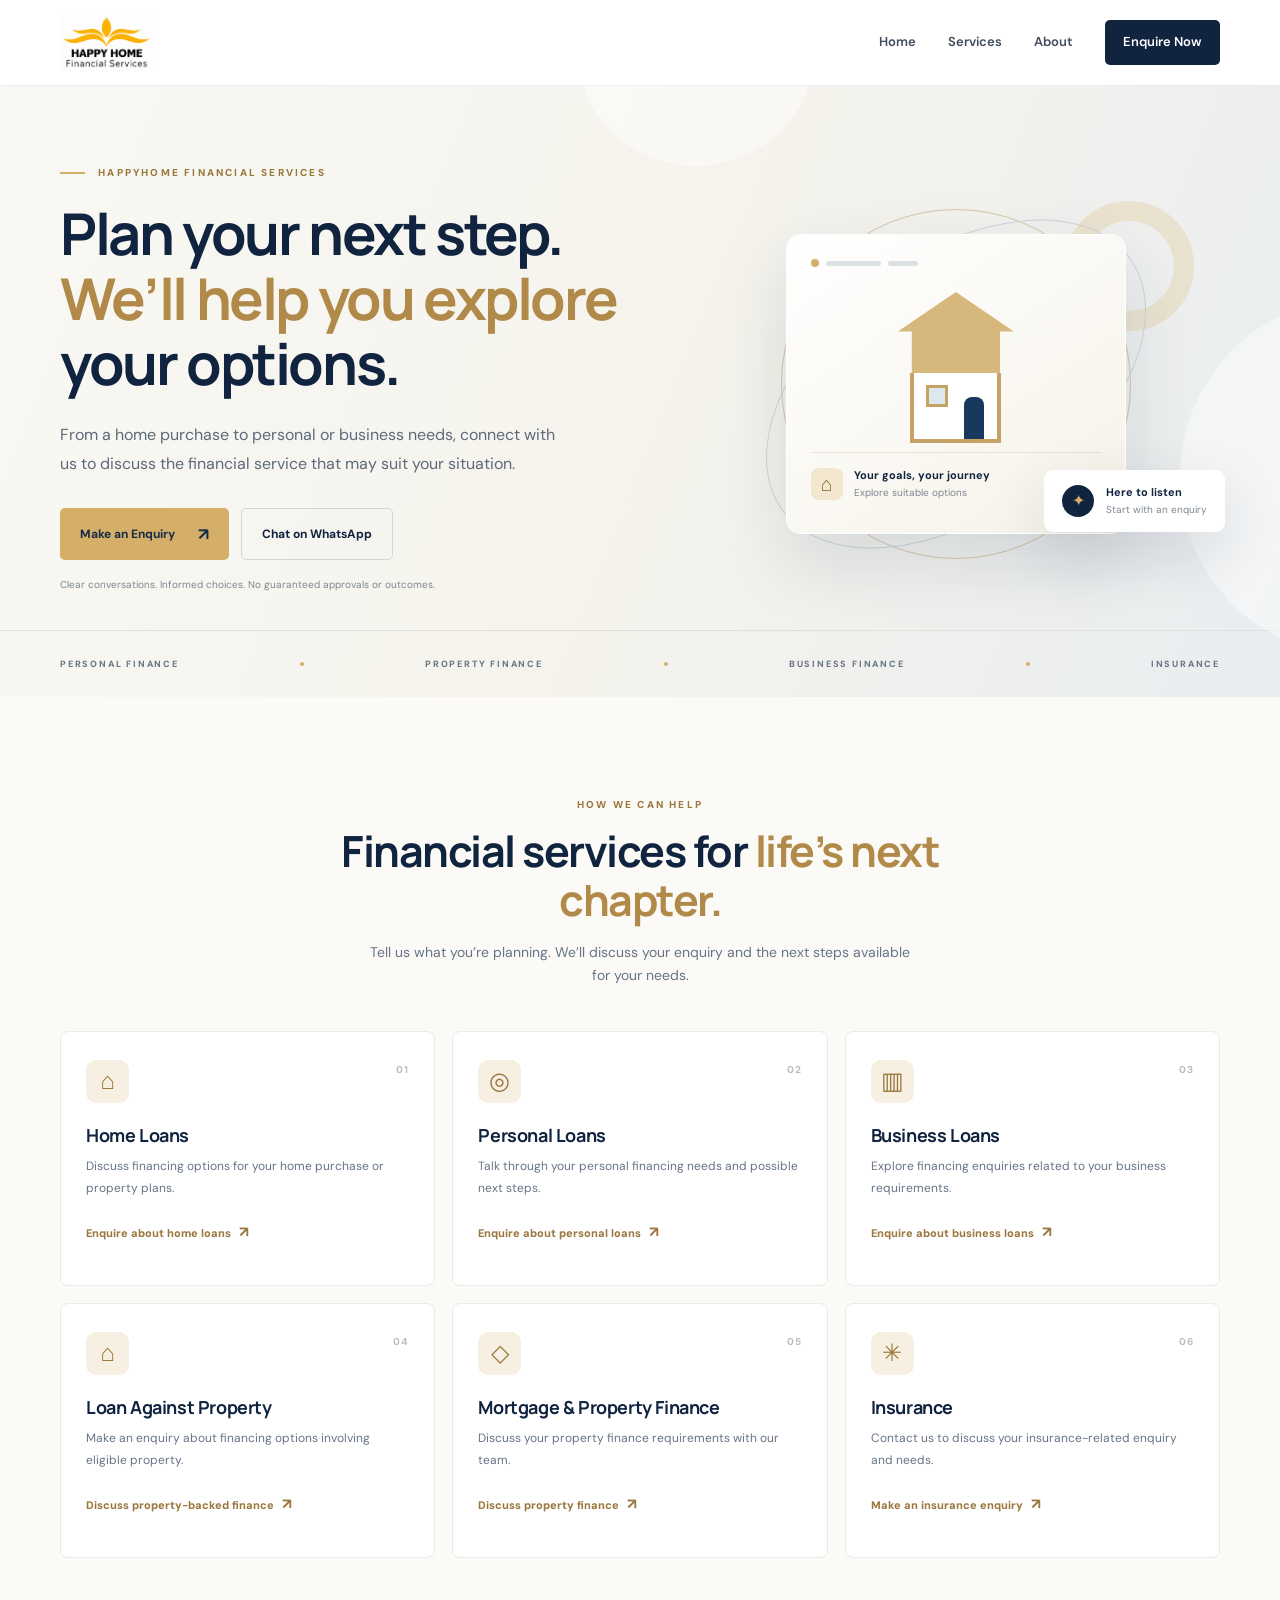
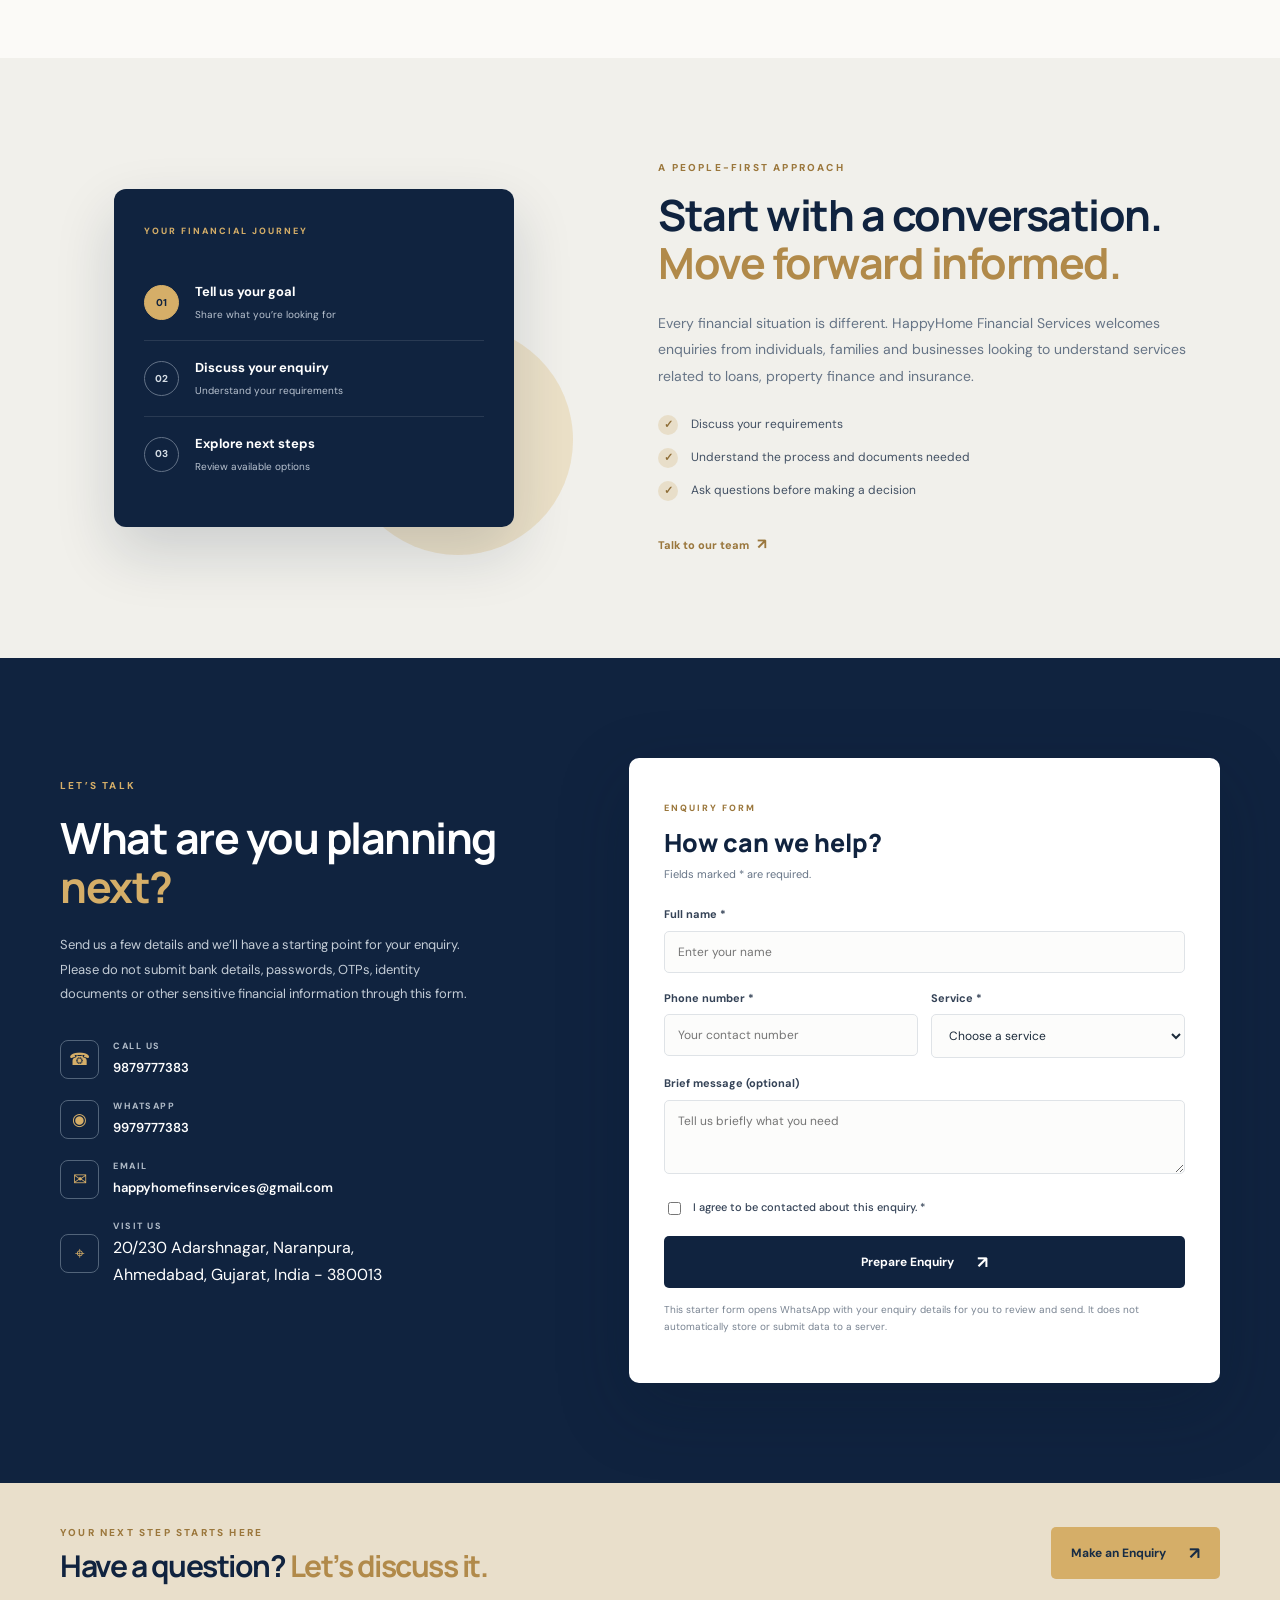
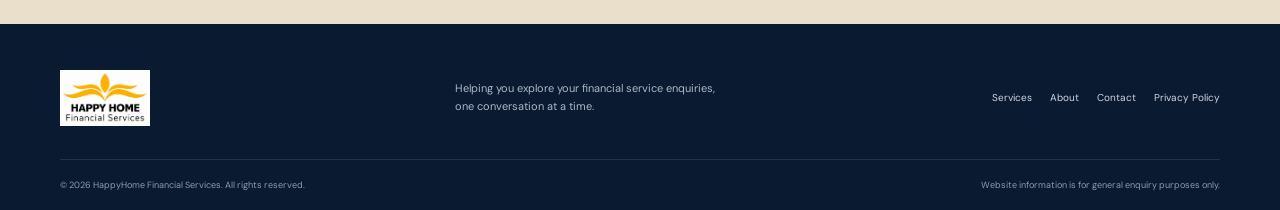
<file: index.html>
<!doctype html>
<html lang="en">
<head>
  <meta charset="utf-8">
  <meta name="viewport" content="width=device-width, initial-scale=1">
  <meta name="description" content="Explore home loans, personal loans, business loans, loan against property, mortgage and property finance, and insurance with HappyHome Financial Services. Contact us to discuss your enquiry.">
  <meta name="theme-color" content="#10233f">
  <title>HappyHome Financial Services | Finance for Your Next Step</title>
  <link rel="stylesheet" href="styles.css">
</head>
<body>
  <header class="site-header">
    <div class="container nav-wrap">
      <a class="brand" href="#home" aria-label="HappyHome Financial Services home">
        <img class="brand-logo" src="happyhome-logo.png" alt="Happy Home Financial Services logo">
      </a>
      <button class="menu-toggle" aria-label="Open navigation" aria-expanded="false">☰</button>
      <nav class="nav" aria-label="Main navigation">
        <a href="#home">Home</a><a href="#services">Services</a><a href="#about">About</a><a href="#contact" class="nav-cta">Enquire Now</a>
      </nav>
    </div>
  </header>

  <main>
    <section class="hero" id="home">
      <div class="hero-shape shape-one"></div><div class="hero-shape shape-two"></div>
      <div class="container hero-grid">
        <div class="hero-copy">
          <p class="eyebrow"><span></span> HAPPYHOME FINANCIAL SERVICES</p>
          <h1>Plan your next step.<br><em>We’ll help you explore</em> your options.</h1>
          <p class="hero-text">From a home purchase to personal or business needs, connect with us to discuss the financial service that may suit your situation.</p>
          <div class="hero-actions">
            <a class="button button-gold" href="#contact">Make an Enquiry <span>↗</span></a>
            <a class="button button-outline" href="https://wa.me/919979777383" target="_blank" rel="noopener">Chat on WhatsApp</a>
          </div>
          <p class="microcopy">Clear conversations. Informed choices. No guaranteed approvals or outcomes.</p>
        </div>
        <div class="hero-art" aria-label="Decorative illustration of a home and financial planning">
          <div class="art-orbit orbit-a"></div><div class="art-orbit orbit-b"></div>
          <div class="art-card">
            <div class="art-top"><span class="art-dot"></span><span class="art-line"></span><span class="art-line short"></span></div>
            <div class="house-icon"><div class="roof"></div><div class="house"><div class="window"></div><div class="door"></div></div></div>
            <div class="art-caption"><span class="caption-icon">⌂</span><div><b>Your goals, your journey</b><small>Explore suitable options</small></div></div>
          </div>
          <div class="floating-note"><span class="note-symbol">✦</span><span><b>Here to listen</b><small>Start with an enquiry</small></span></div>
          <div class="gold-ring"></div>
        </div>
      </div>
      <div class="hero-bottom"><div class="container bottom-inner"><span>PERSONAL FINANCE</span><i></i><span>PROPERTY FINANCE</span><i></i><span>BUSINESS FINANCE</span><i></i><span>INSURANCE</span></div></div>
    </section>

    <section class="services section" id="services">
      <div class="container">
        <div class="section-heading">
          <p class="eyebrow">HOW WE CAN HELP</p>
          <h2>Financial services for <em>life’s next chapter.</em></h2>
          <p>Tell us what you’re planning. We’ll discuss your enquiry and the next steps available for your needs.</p>
        </div>
        <div class="service-grid">
          <article class="service-card"><span class="service-icon">⌂</span><span class="card-number">01</span><h3>Home Loans</h3><p>Discuss financing options for your home purchase or property plans.</p><a href="#contact" data-service="Home Loans">Enquire about home loans <span>↗</span></a></article>
          <article class="service-card"><span class="service-icon">◎</span><span class="card-number">02</span><h3>Personal Loans</h3><p>Talk through your personal financing needs and possible next steps.</p><a href="#contact" data-service="Personal Loans">Enquire about personal loans <span>↗</span></a></article>
          <article class="service-card"><span class="service-icon">▥</span><span class="card-number">03</span><h3>Business Loans</h3><p>Explore financing enquiries related to your business requirements.</p><a href="#contact" data-service="Business Loans">Enquire about business loans <span>↗</span></a></article>
          <article class="service-card"><span class="service-icon">⌂</span><span class="card-number">04</span><h3>Loan Against Property</h3><p>Make an enquiry about financing options involving eligible property.</p><a href="#contact" data-service="Loan Against Property">Discuss property-backed finance <span>↗</span></a></article>
          <article class="service-card"><span class="service-icon">◇</span><span class="card-number">05</span><h3>Mortgage & Property Finance</h3><p>Discuss your property finance requirements with our team.</p><a href="#contact" data-service="Mortgage / Property Finance">Discuss property finance <span>↗</span></a></article>
          <article class="service-card"><span class="service-icon">✳</span><span class="card-number">06</span><h3>Insurance</h3><p>Contact us to discuss your insurance-related enquiry and needs.</p><a href="#contact" data-service="Insurance">Make an insurance enquiry <span>↗</span></a></article>
        </div>
      </div>
    </section>

    <section class="approach section" id="about">
      <div class="container approach-grid">
        <div class="approach-visual"><div class="visual-panel"><div class="panel-kicker">YOUR FINANCIAL JOURNEY</div><div class="journey-line"><span class="journey-step active">01</span><div><b>Tell us your goal</b><small>Share what you’re looking for</small></div></div><div class="journey-line"><span class="journey-step">02</span><div><b>Discuss your enquiry</b><small>Understand your requirements</small></div></div><div class="journey-line"><span class="journey-step">03</span><div><b>Explore next steps</b><small>Review available options</small></div></div></div><div class="visual-accent"></div></div>
        <div class="approach-copy"><p class="eyebrow">A PEOPLE-FIRST APPROACH</p><h2>Start with a conversation.<br><em>Move forward informed.</em></h2><p>Every financial situation is different. HappyHome Financial Services welcomes enquiries from individuals, families and businesses looking to understand services related to loans, property finance and insurance.</p><ul class="check-list"><li><span>✓</span> Discuss your requirements</li><li><span>✓</span> Understand the process and documents needed</li><li><span>✓</span> Ask questions before making a decision</li></ul><a class="text-link" href="#contact">Talk to our team <span>↗</span></a></div>
      </div>
    </section>

    <section class="contact section" id="contact">
      <div class="container contact-grid">
        <div class="contact-copy"><p class="eyebrow">LET’S TALK</p><h2>What are you planning <em>next?</em></h2><p>Send us a few details and we’ll have a starting point for your enquiry. Please do not submit bank details, passwords, OTPs, identity documents or other sensitive financial information through this form.</p>
          <div class="contact-method"><span class="method-icon">☎</span><div><small>CALL US</small><a href="tel:+919879777383">9879777383</a></div></div>
          <div class="contact-method"><span class="method-icon">◉</span><div><small>WHATSAPP</small><a href="https://wa.me/919979777383" target="_blank" rel="noopener">9979777383</a></div></div>
          <div class="contact-method"><span class="method-icon">✉</span><div><small>EMAIL</small><a href="mailto:happyhomefinservices@gmail.com">happyhomefinservices@gmail.com</a></div></div>
          <div class="contact-method"><span class="method-icon">⌖</span><div><small>VISIT US</small><address class="contact-address">20/230 Adarshnagar, Naranpura, Ahmedabad, Gujarat, India - 380013</address></div></div>
        </div>
        <form class="enquiry-form" id="enquiry-form">
          <div class="form-heading"><span>ENQUIRY FORM</span><h3>How can we help?</h3><p>Fields marked * are required.</p></div>
          <label for="name">Full name *</label><input id="name" name="name" autocomplete="name" required placeholder="Enter your name">
          <div class="form-row"><div><label for="phone">Phone number *</label><input id="phone" name="phone" type="tel" autocomplete="tel" required pattern="[0-9+() -]{8,18}" placeholder="Your contact number"></div><div><label for="service">Service *</label><select id="service" name="service" required><option value="">Choose a service</option><option>Home Loans</option><option>Personal Loans</option><option>Business Loans</option><option>Loan Against Property</option><option>Mortgage / Property Finance</option><option>Insurance</option><option>Other enquiry</option></select></div></div>
          <label for="message">Brief message (optional)</label><textarea id="message" name="message" rows="3" placeholder="Tell us briefly what you need"></textarea>
          <label class="consent"><input type="checkbox" id="consent" required><span>I agree to be contacted about this enquiry. *</span></label>
          <button class="button button-navy" type="submit">Prepare Enquiry <span>↗</span></button>
          <p class="form-note">This starter form opens WhatsApp with your enquiry details for you to review and send. It does not automatically store or submit data to a server.</p>
          <p class="form-status" id="form-status" role="status" aria-live="polite"></p>
        </form>
      </div>
    </section>

    <section class="final-cta"><div class="container final-cta-inner"><div><p class="eyebrow">YOUR NEXT STEP STARTS HERE</p><h2>Have a question? <em>Let’s discuss it.</em></h2></div><a class="button button-gold" href="#contact">Make an Enquiry <span>↗</span></a></div></section>
  </main>

  <footer class="footer">
    <div class="container footer-top"><a class="brand footer-brand" href="#home"><img class="brand-logo" src="happyhome-logo.png" alt="Happy Home Financial Services logo"></a><p>Helping you explore your financial service enquiries, one conversation at a time.</p><div class="footer-links"><a href="#services">Services</a><a href="#about">About</a><a href="#contact">Contact</a><a href="privacy.html">Privacy Policy</a></div></div>
    <div class="container footer-bottom"><span>© <span id="year"></span> HappyHome Financial Services. All rights reserved.</span><span>Website information is for general enquiry purposes only.</span></div>
  </footer>
  <script src="script.js"></script>
</body>
</html>
</file>
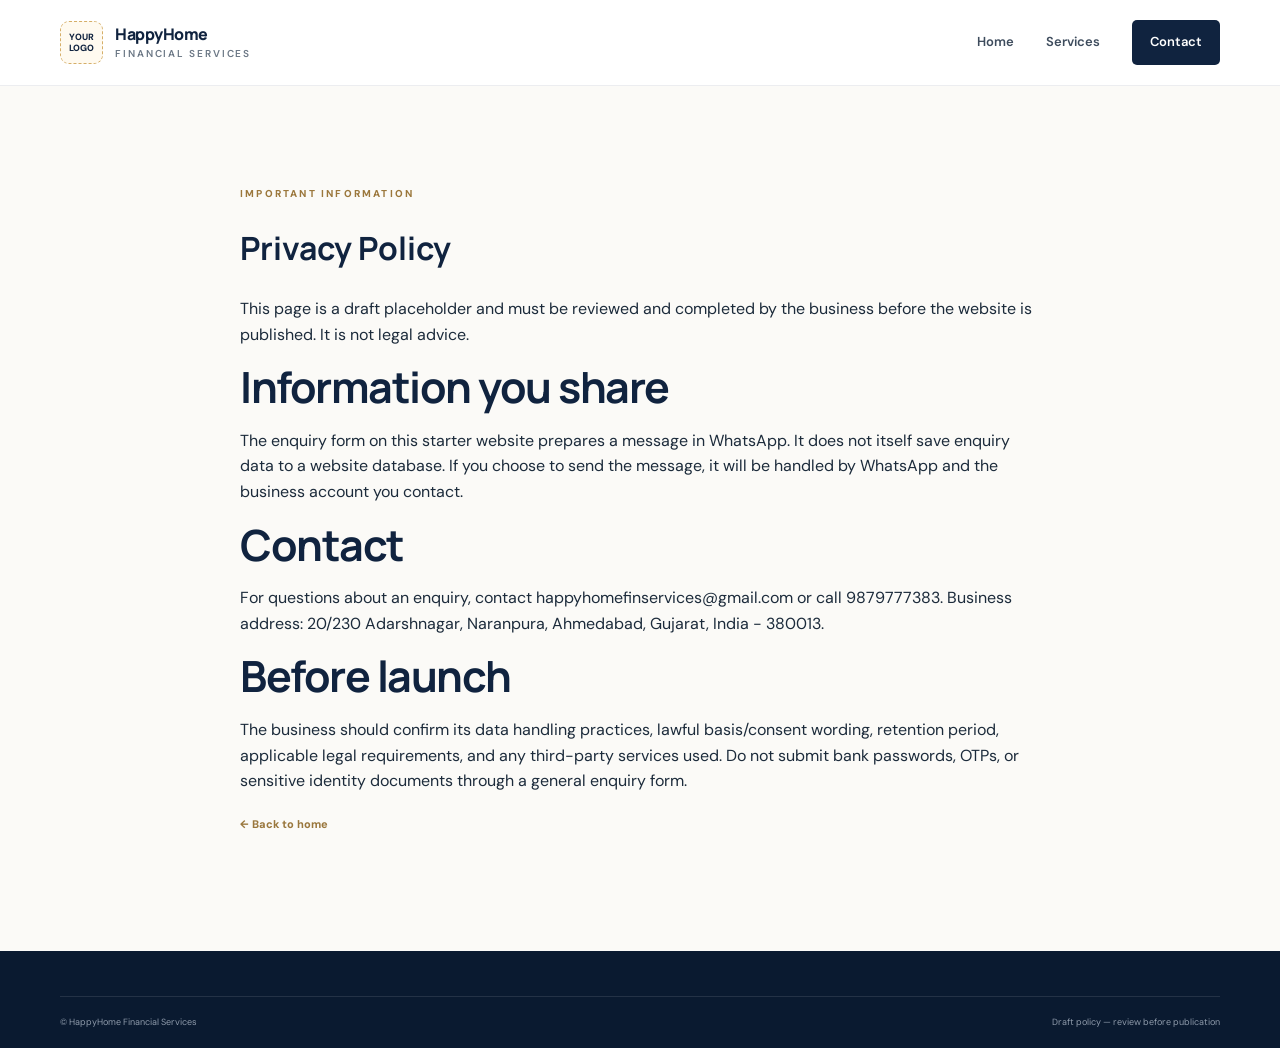
<file: privacy.html>
<!doctype html>
<html lang="en"><head><meta charset="utf-8"><meta name="viewport" content="width=device-width, initial-scale=1"><title>Privacy Policy | HappyHome Financial Services</title><link rel="stylesheet" href="styles.css"></head>
<body><header class="site-header"><div class="container nav-wrap"><a class="brand" href="index.html"><span class="logo-placeholder">YOUR<br>LOGO</span><span class="brand-name">HappyHome <small>Financial Services</small></span></a><nav class="nav"><a href="index.html">Home</a><a href="index.html#services">Services</a><a href="index.html#contact" class="nav-cta">Contact</a></nav></div></header>
<main class="section"><div class="container" style="max-width:800px"><p class="eyebrow">IMPORTANT INFORMATION</p><h1 style="font-family:Manrope,sans-serif;color:#10233f">Privacy Policy</h1><p>This page is a draft placeholder and must be reviewed and completed by the business before the website is published. It is not legal advice.</p><h2>Information you share</h2><p>The enquiry form on this starter website prepares a message in WhatsApp. It does not itself save enquiry data to a website database. If you choose to send the message, it will be handled by WhatsApp and the business account you contact.</p><h2>Contact</h2><p>For questions about an enquiry, contact <a href="mailto:happyhomefinservices@gmail.com">happyhomefinservices@gmail.com</a> or call <a href="tel:+919879777383">9879777383</a>. Business address: 20/230 Adarshnagar, Naranpura, Ahmedabad, Gujarat, India - 380013.</p><h2>Before launch</h2><p>The business should confirm its data handling practices, lawful basis/consent wording, retention period, applicable legal requirements, and any third-party services used. Do not submit bank passwords, OTPs, or sensitive identity documents through a general enquiry form.</p><p><a class="text-link" href="index.html">← Back to home</a></p></div></main><footer class="footer"><div class="container footer-bottom"><span>© HappyHome Financial Services</span><span>Draft policy — review before publication</span></div></footer></body></html>
</file>
<file: styles.css>
@import url('https://fonts.googleapis.com/css2?family=DM+Sans:wght@400;500;600;700&family=Manrope:wght@400;500;600;700;800&display=swap');
:root{--navy:#10233f;--navy2:#18395d;--gold:#d5ae68;--gold-light:#f3e7cf;--ink:#1c2b3b;--muted:#667486;--paper:#fbfaf7;--white:#fff;--line:#e7e5df;--shadow:0 22px 60px rgba(16,35,63,.12)}
*{box-sizing:border-box}html{scroll-behavior:smooth;scroll-padding-top:88px}body{margin:0;background:var(--paper);color:var(--ink);font-family:'DM Sans',sans-serif;line-height:1.6}a{color:inherit;text-decoration:none}.container{width:min(1160px,calc(100% - 44px));margin-inline:auto}.site-header{height:86px;background:rgba(255,255,255,.96);border-bottom:1px solid rgba(16,35,63,.08);position:sticky;top:0;z-index:20;backdrop-filter:blur(14px)}.nav-wrap,.nav,.brand{display:flex;align-items:center}.nav-wrap{height:100%;justify-content:space-between}.brand{gap:12px}.logo-placeholder{width:43px;height:43px;border:1px dashed var(--gold);border-radius:9px;display:grid;place-content:center;text-align:center;font-size:9px;line-height:1.15;font-weight:800;color:var(--navy);background:#fffaf0}.brand-name{font-family:Manrope,sans-serif;font-size:16px;font-weight:800;letter-spacing:-.5px;color:var(--navy);line-height:1.2}.brand-name small{display:block;font-family:'DM Sans',sans-serif;font-size:10px;letter-spacing:1.9px;text-transform:uppercase;font-weight:600;margin-top:4px;color:#6b7785}.nav{gap:32px;font-size:13px;font-weight:600;color:#3e4c5d}.nav a:hover,.footer-links a:hover{color:#a77b36}.nav .nav-cta{background:var(--navy);color:#fff;padding:12px 18px;border-radius:5px}.menu-toggle{display:none;background:none;border:0;font-size:26px;color:var(--navy)}
.hero{position:relative;overflow:hidden;background:linear-gradient(112deg,#f9f8f4 0%,#f5f3ec 52%,#e9edf0 100%);min-height:590px;padding:78px 0 0}.hero-grid{display:grid;grid-template-columns:1.05fr .95fr;align-items:center;gap:48px;min-height:440px;position:relative;z-index:2}.eyebrow{font-size:10px;letter-spacing:2.2px;font-weight:800;color:#9b773c;margin:0 0 20px}.eyebrow span{display:inline-block;width:25px;height:2px;background:var(--gold);vertical-align:middle;margin-right:9px}.hero h1,.section h2,.final-cta h2{font-family:Manrope,sans-serif;font-size:clamp(36px,4.5vw,59px);line-height:1.13;letter-spacing:-2.4px;color:var(--navy);margin:0;font-weight:700}.hero h1 em,.section h2 em,.final-cta h2 em{font-style:normal;color:#b18a4a}.hero-text{max-width:510px;font-size:16px;color:#5e6a79;line-height:1.8;margin:25px 0 29px}.hero-actions{display:flex;gap:12px;flex-wrap:wrap}.button{display:inline-flex;align-items:center;justify-content:center;gap:23px;border:0;border-radius:5px;padding:15px 20px;font:700 12px 'DM Sans',sans-serif;cursor:pointer;transition:transform .2s,box-shadow .2s}.button:hover{transform:translateY(-2px);box-shadow:0 10px 25px #10233f1b}.button span{font-size:17px}.button-gold{background:var(--gold);color:#172c45}.button-outline{border:1px solid #d3d6d7;background:transparent;color:var(--navy)}.microcopy{font-size:10px;color:#7c8791;margin-top:17px}.hero-art{height:390px;position:relative;display:grid;place-items:center}.art-card{position:relative;z-index:2;width:min(340px,80%);height:300px;background:linear-gradient(145deg,#fff,#f6f2e8);border-radius:15px;box-shadow:0 28px 70px #172e4b20;border:1px solid #fff;padding:24px}.art-top{display:flex;gap:7px;align-items:center}.art-dot{width:8px;height:8px;background:var(--gold);border-radius:50%}.art-line{height:5px;width:55px;border-radius:5px;background:#dce1e4}.art-line.short{width:30px}.house-icon{height:185px;display:flex;align-items:center;justify-content:center;flex-direction:column;padding-top:16px}.roof{width:116px;height:84px;background:#d6b77c;clip-path:polygon(50% 0,100% 47%,88% 47%,88% 100%,12% 100%,12% 47%,0 47%)}.house{width:91px;height:70px;background:#fff;border:4px solid #c6a365;border-top:0;position:relative;margin-top:-3px}.window{position:absolute;width:22px;height:22px;background:#dce8ed;border:3px solid #c6a365;left:12px;top:12px}.door{position:absolute;right:13px;bottom:0;width:20px;height:42px;background:#18395d;border-radius:8px 8px 0 0}.art-caption{display:flex;align-items:center;gap:11px;border-top:1px solid #e8e3d8;padding-top:14px}.caption-icon{width:32px;height:32px;border-radius:8px;background:var(--gold-light);display:grid;place-items:center;color:#8a6935;font-size:20px}.art-caption b,.floating-note b{display:block;font-size:11px;color:var(--navy)}.art-caption small,.floating-note small{display:block;font-size:10px;color:#7d8791}.art-orbit{position:absolute;border:1px solid #d5c6a8;border-radius:50%;width:350px;height:350px}.orbit-b{width:430px;height:260px;transform:rotate(-36deg);border-color:#cbd4d8}.gold-ring{position:absolute;width:130px;height:130px;border:20px solid #dfc58f55;border-radius:50%;right:5%;top:3%}.floating-note{position:absolute;z-index:3;right:-1%;bottom:47px;display:flex;align-items:center;gap:12px;background:#fff;padding:14px 18px;border-radius:9px;box-shadow:var(--shadow)}.note-symbol{width:32px;height:32px;border-radius:50%;display:grid;place-items:center;background:var(--navy);color:var(--gold);font-size:16px}.hero-shape{position:absolute;border-radius:50%;background:#fff;opacity:.4}.shape-one{width:240px;height:240px;top:-160px;left:45%}.shape-two{width:360px;height:360px;right:-260px;bottom:40px}.hero-bottom{border-top:1px solid #dfe0dc;margin-top:26px}.bottom-inner{height:66px;display:flex;align-items:center;justify-content:space-between;color:#687583;font-size:9px;font-weight:800;letter-spacing:1.8px}.bottom-inner i{height:4px;width:4px;border-radius:50%;background:var(--gold)}
.section{padding:100px 0}.section-heading{text-align:center;max-width:660px;margin:0 auto 45px}.section-heading .eyebrow{margin-bottom:14px}.section h2,.final-cta h2{font-size:clamp(30px,3.4vw,43px);letter-spacing:-1.5px}.section-heading>p:last-child{color:var(--muted);font-size:14px;max-width:550px;margin:17px auto 0}.service-grid{display:grid;grid-template-columns:repeat(3,1fr);gap:17px}.service-card{position:relative;padding:28px 25px 25px;background:#fff;border:1px solid #eceae5;border-radius:8px;min-height:255px;transition:transform .2s,box-shadow .2s}.service-card:hover{transform:translateY(-4px);box-shadow:var(--shadow)}.service-icon{display:grid;place-items:center;width:43px;height:43px;border-radius:10px;background:#f7f0e2;color:#9a773d;font-size:24px}.card-number{position:absolute;right:25px;top:30px;font-size:10px;letter-spacing:1px;color:#b7bdc2;font-weight:700}.service-card h3{font:700 18px Manrope,sans-serif;color:var(--navy);margin:20px 0 9px;letter-spacing:-.4px}.service-card p{font-size:12px;color:var(--muted);line-height:1.8;min-height:43px;margin:0 0 20px}.service-card a,.text-link{font-size:11px;font-weight:800;color:#9a773d}.service-card a span,.text-link span{font-size:15px;margin-left:5px}
.approach{background:#f1f0eb}.approach-grid{display:grid;grid-template-columns:.95fr 1.05fr;gap:90px;align-items:center}.approach-visual{position:relative;min-height:400px;display:grid;place-items:center}.visual-panel{position:relative;z-index:2;width:min(400px,100%);padding:35px 30px;background:var(--navy);color:#fff;border-radius:12px;box-shadow:0 25px 60px #10233f2a}.panel-kicker{font-size:9px;letter-spacing:2px;color:var(--gold);font-weight:800;margin-bottom:27px}.journey-line{display:flex;gap:16px;align-items:center;padding:17px 0;border-bottom:1px solid #ffffff1b}.journey-line:last-child{border:0}.journey-step{width:35px;height:35px;border:1px solid #637287;border-radius:50%;display:grid;place-items:center;color:#d4dce4;font-size:10px;font-weight:800;flex-shrink:0}.journey-step.active{background:var(--gold);border-color:var(--gold);color:var(--navy)}.journey-line b{font-size:13px;display:block}.journey-line small{font-size:10px;color:#b9c3d0;display:block;margin-top:4px}.visual-accent{position:absolute;width:230px;height:230px;background:#e2c994;right:-5px;bottom:3px;border-radius:50%;opacity:.42}.approach-copy .eyebrow{margin-bottom:15px}.approach-copy h2{margin-bottom:22px}.approach-copy>p:not(.eyebrow){font-size:14px;line-height:1.9;color:var(--muted)}.check-list{list-style:none;padding:0;margin:25px 0 30px}.check-list li{font-size:12px;margin:13px 0;color:#425063}.check-list span{display:inline-grid;place-items:center;width:20px;height:20px;background:#e8dec9;color:#8e6d36;border-radius:50%;margin-right:10px;font-size:11px;font-weight:800}
.contact{background:var(--navy);color:#fff}.contact-grid{display:grid;grid-template-columns:.9fr 1.1fr;gap:85px;align-items:start}.contact-copy{padding-top:20px}.contact-copy .eyebrow{color:var(--gold)}.contact h2{color:#fff;margin-bottom:22px}.contact h2 em{color:var(--gold)}.contact-copy>p:not(.eyebrow){font-size:13px;color:#c3ccd6;line-height:1.9;max-width:430px;margin-bottom:32px}.contact-method{display:flex;align-items:center;gap:14px;margin:20px 0}.method-icon{width:39px;height:39px;border:1px solid #52647a;border-radius:8px;display:grid;place-items:center;color:var(--gold);font-size:17px}.contact-method small{display:block;font-size:9px;letter-spacing:1.5px;color:#aeb9c6;font-weight:800}.contact-method a{font-size:13px;font-weight:600}.enquiry-form{background:#fff;color:var(--ink);padding:35px;border-radius:10px;box-shadow:0 25px 70px #07162b40}.form-heading>span{font-size:9px;letter-spacing:2px;font-weight:800;color:#9b773c}.form-heading h3{font:800 25px Manrope,sans-serif;color:var(--navy);margin:6px 0}.form-heading p{font-size:11px;color:var(--muted);margin:0 0 23px}.enquiry-form label{display:block;font-size:11px;font-weight:700;color:#344256;margin-bottom:7px}.enquiry-form input:not([type=checkbox]),.enquiry-form select,.enquiry-form textarea{width:100%;border:1px solid #dfe3e7;border-radius:5px;padding:12px 13px;font:12px 'DM Sans',sans-serif;color:var(--ink);background:#fcfcfb;margin-bottom:17px;outline:none}.enquiry-form input:focus,.enquiry-form select:focus,.enquiry-form textarea:focus{border-color:#b38c4d;box-shadow:0 0 0 3px #d5ae6828}.form-row{display:grid;grid-template-columns:1fr 1fr;gap:13px}.consent{display:flex!important;gap:9px;align-items:flex-start;font-weight:500!important;line-height:1.5;margin:0 0 18px!important}.consent input{margin-top:3px;accent-color:var(--navy)}.button-navy{width:100%;background:var(--navy);color:#fff}.form-note,.form-status{font-size:10px;line-height:1.7;color:#788391;margin:13px 0 0}.form-status{color:#176b4b;font-weight:700}
.final-cta{background:#e9dfcb;padding:42px 0}.final-cta-inner{display:flex;align-items:center;justify-content:space-between;gap:30px}.final-cta .eyebrow{margin-bottom:8px}.final-cta h2{font-size:30px}.footer{background:#0a1a30;color:#d6dde5;padding:45px 0 0}.footer-top{display:grid;grid-template-columns:1fr 1fr 1fr;align-items:center;gap:25px;padding-bottom:32px}.footer-brand .brand-name{color:#fff}.footer-brand .brand-name small{color:#b9c2cc}.footer-top>p{font-size:11px;color:#aeb8c4;max-width:260px}.footer-links{display:flex;justify-content:flex-end;gap:18px;flex-wrap:wrap;font-size:10px;color:#d0d6df}.footer-bottom{border-top:1px solid #ffffff1b;display:flex;justify-content:space-between;gap:20px;padding:18px 0;color:#8f9bab;font-size:9px}
@media(max-width:900px){.hero-grid{gap:10px}.hero-art{transform:scale(.9)}.approach-grid{gap:40px}.contact-grid{gap:40px}.service-card{padding:24px 20px}.bottom-inner{letter-spacing:1px}}
@media(max-width:700px){.container{width:min(100% - 32px,540px)}.site-header{height:72px}.menu-toggle{display:block}.nav{display:none;position:absolute;top:71px;left:0;right:0;background:#fff;padding:18px 22px 24px;box-shadow:0 15px 20px #10233f12;align-items:stretch;flex-direction:column;gap:0}.nav.open{display:flex}.nav a{padding:13px 0}.nav .nav-cta{padding:12px 16px;text-align:center;margin-top:6px}.brand-name{font-size:14px}.hero{padding-top:48px}.hero-grid{grid-template-columns:1fr;gap:0}.hero h1{font-size:42px;letter-spacing:-1.8px}.hero-text{font-size:14px;margin:20px 0 24px}.hero-art{height:310px;transform:none;margin-top:8px}.art-card{width:270px;height:265px;padding:18px}.house-icon{height:155px}.roof{width:100px;height:72px}.house{width:80px;height:62px}.art-orbit{width:290px;height:290px}.orbit-b{width:330px;height:220px}.floating-note{right:0;bottom:15px}.gold-ring{width:90px;height:90px;border-width:14px}.hero-bottom{margin-top:15px}.bottom-inner{height:auto;min-height:66px;justify-content:center;flex-wrap:wrap;gap:10px 13px;padding:17px 0;font-size:8px}.section{padding:70px 0}.section-heading{margin-bottom:30px}.section h2{font-size:33px}.service-grid{grid-template-columns:1fr;gap:12px}.service-card{min-height:0}.service-card p{min-height:0}.approach-grid,.contact-grid{grid-template-columns:1fr;gap:32px}.approach-visual{min-height:350px}.visual-panel{max-width:360px}.approach-copy h2{font-size:34px}.contact-copy{padding-top:0}.contact h2{font-size:37px}.enquiry-form{padding:25px 20px}.form-row{grid-template-columns:1fr;gap:0}.final-cta-inner{align-items:flex-start;flex-direction:column}.final-cta h2{font-size:28px}.footer-top{grid-template-columns:1fr;gap:17px}.footer-top>p{margin:0}.footer-links{justify-content:flex-start}.footer-bottom{flex-direction:column;gap:8px}.hero-actions .button{padding:14px 15px;gap:12px}}
@media(prefers-reduced-motion:reduce){html{scroll-behavior:auto}*,*::before,*::after{transition:none!important}}

/* Use the supplied original Happy Home Financial Services logo without redrawing it. */
.brand-logo{display:block;width:220px;max-width:100%;height:auto;max-height:58px;object-fit:contain;object-position:left center}
.footer-brand .brand-logo{width:210px;max-height:56px}
@media(max-width:700px){.brand-logo{width:185px;max-height:48px}.footer-brand .brand-logo{width:185px;max-height:48px}}

/* Logo crop fix: preserve the entire supplied image inside the navigation/footer area. */
.brand{min-width:0;max-width:100%;overflow:visible}
.brand-logo{height:auto!important;max-height:58px;width:220px;max-width:100%;object-fit:contain;object-position:left center}
.footer-brand .brand-logo{width:210px;max-height:56px}
@media(max-width:700px){
  .brand-logo{width:180px;max-height:46px}
  .footer-brand .brand-logo{width:180px;max-height:46px}
}

/* Contact address */
.contact-address{font-style:normal;line-height:1.7;max-width:300px;}
</file>
